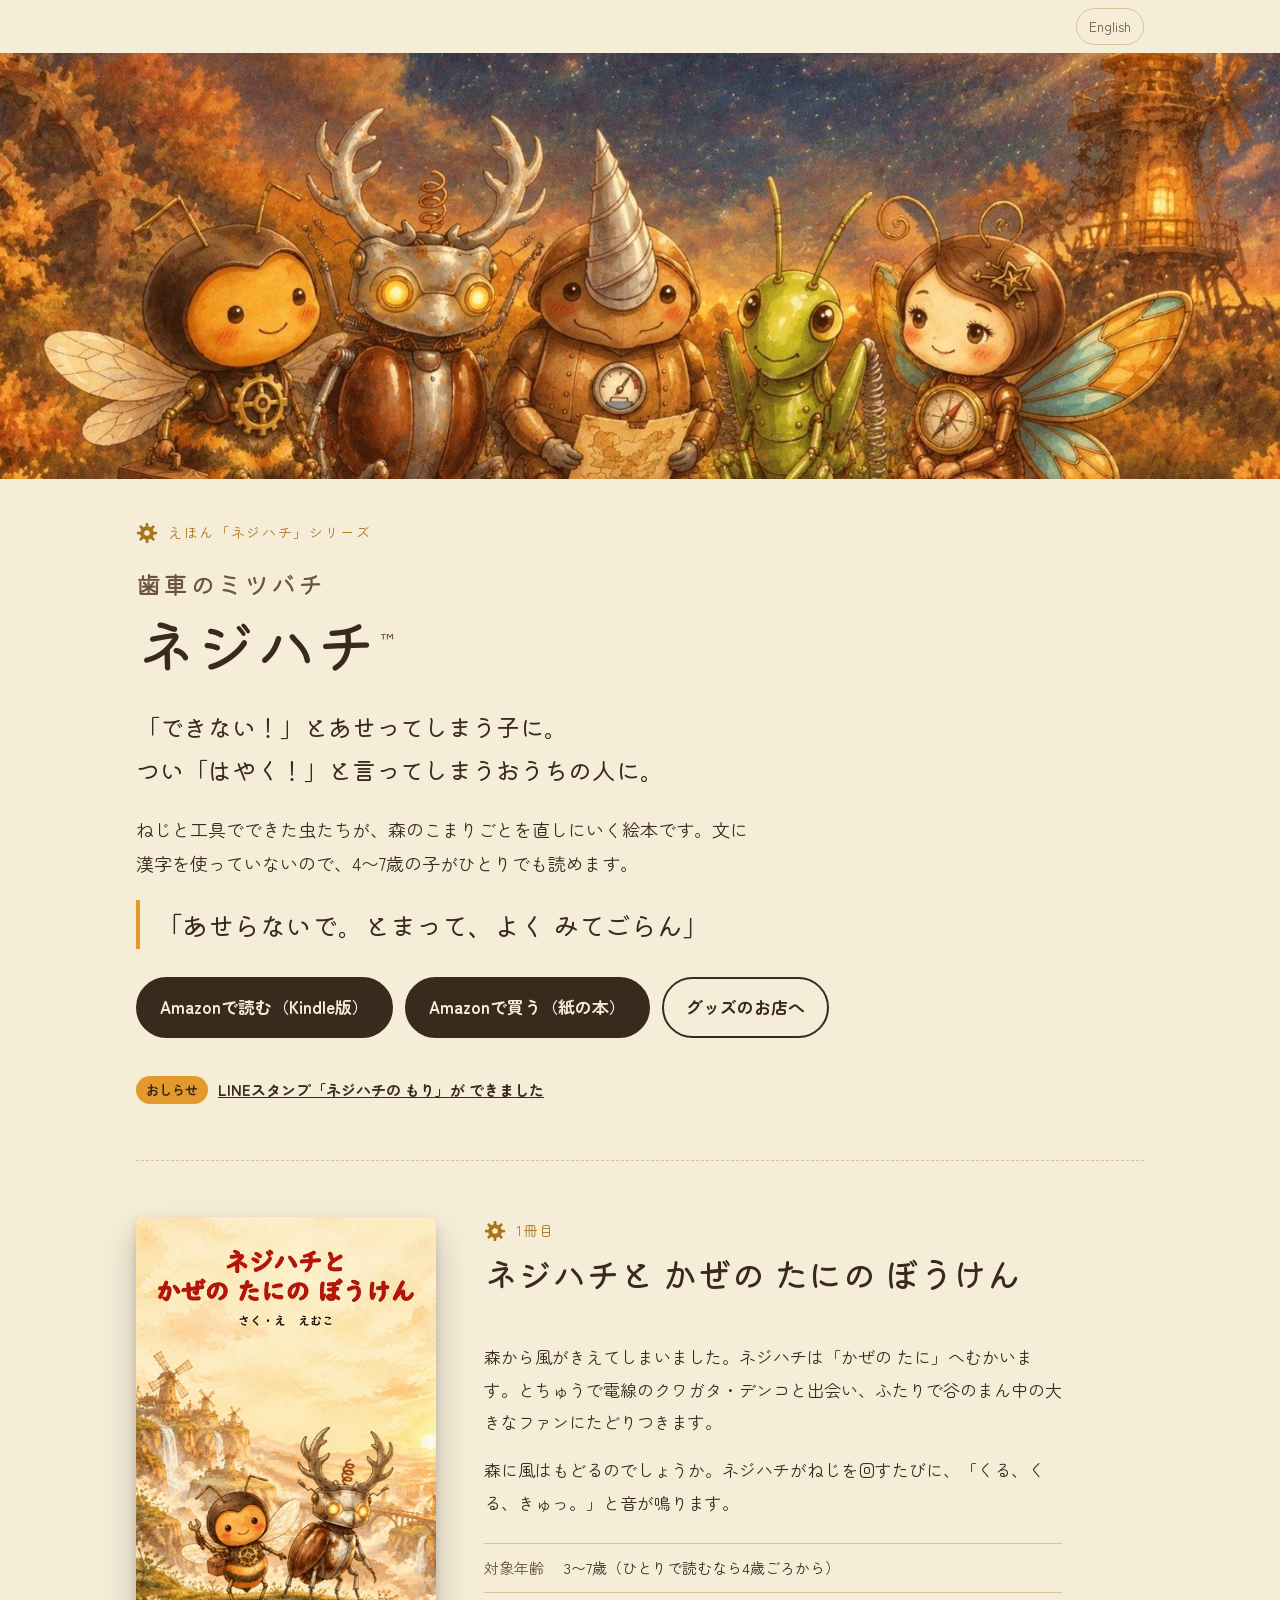
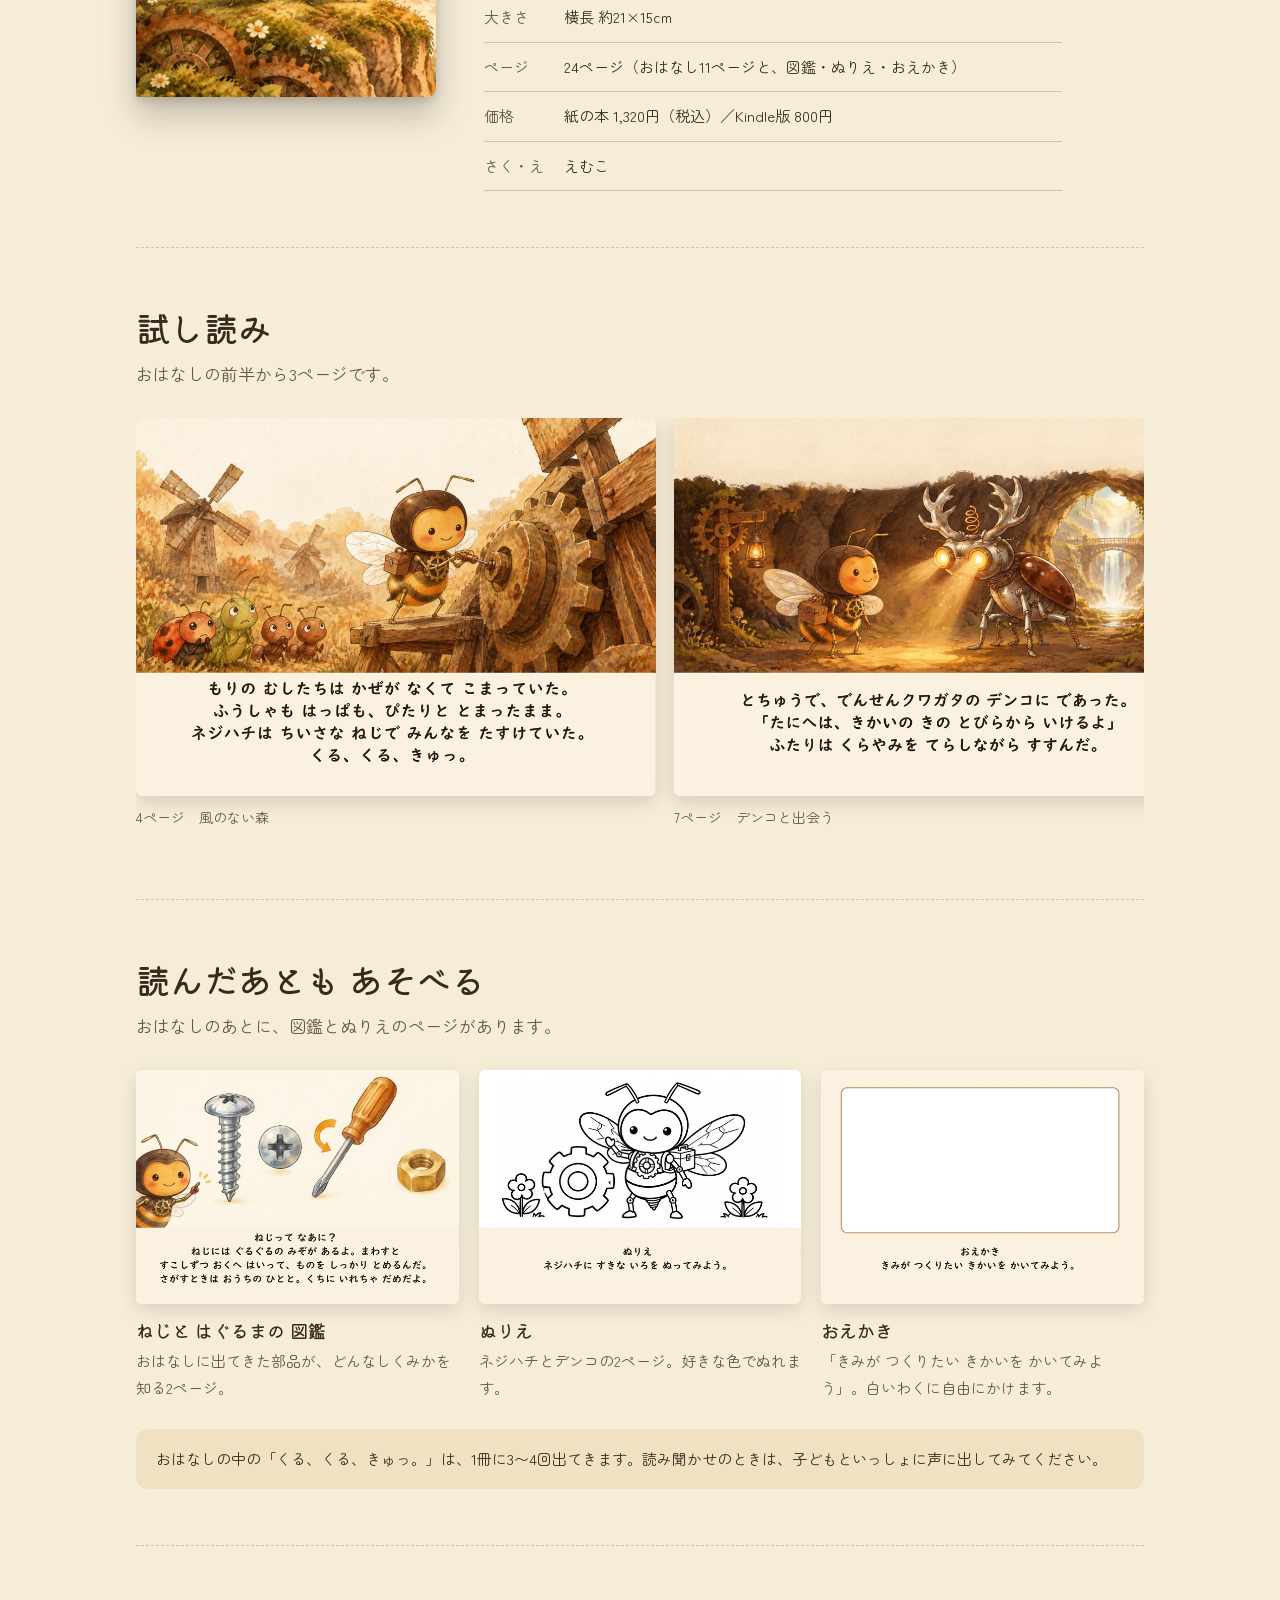
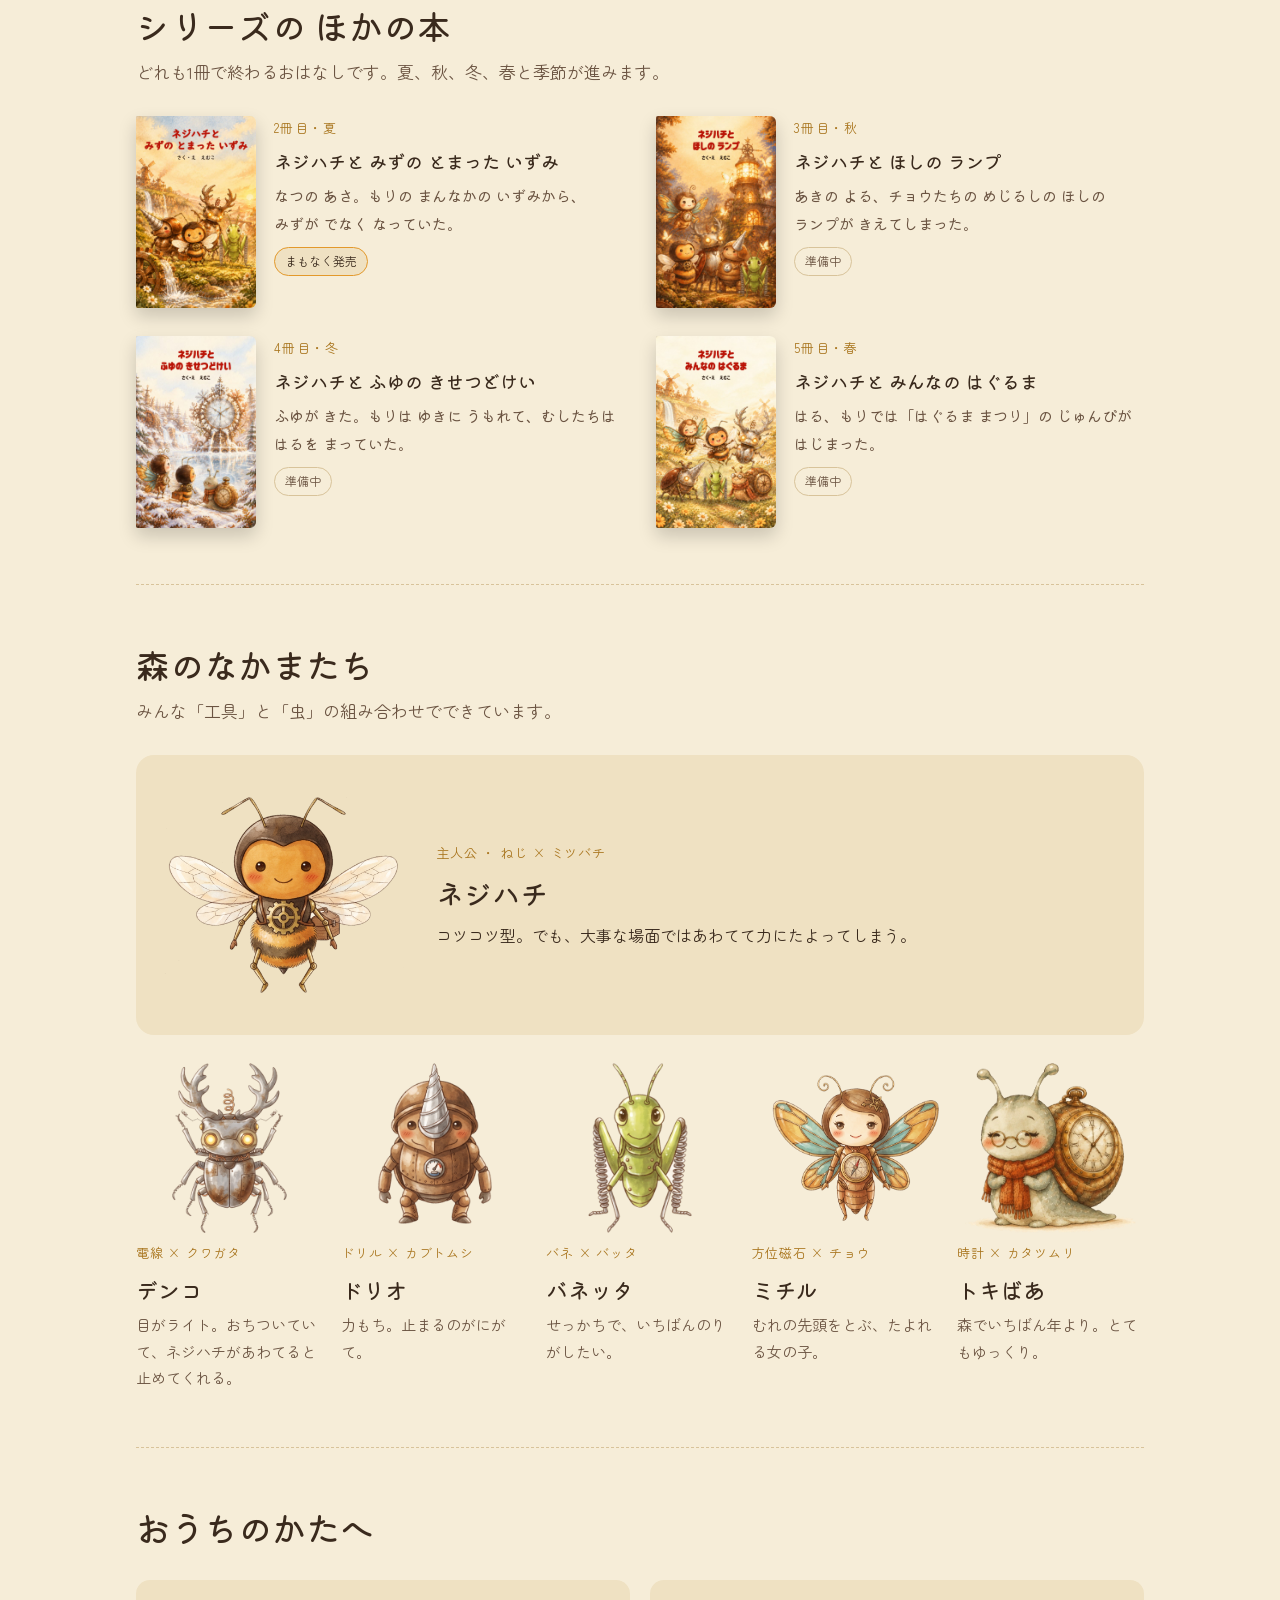
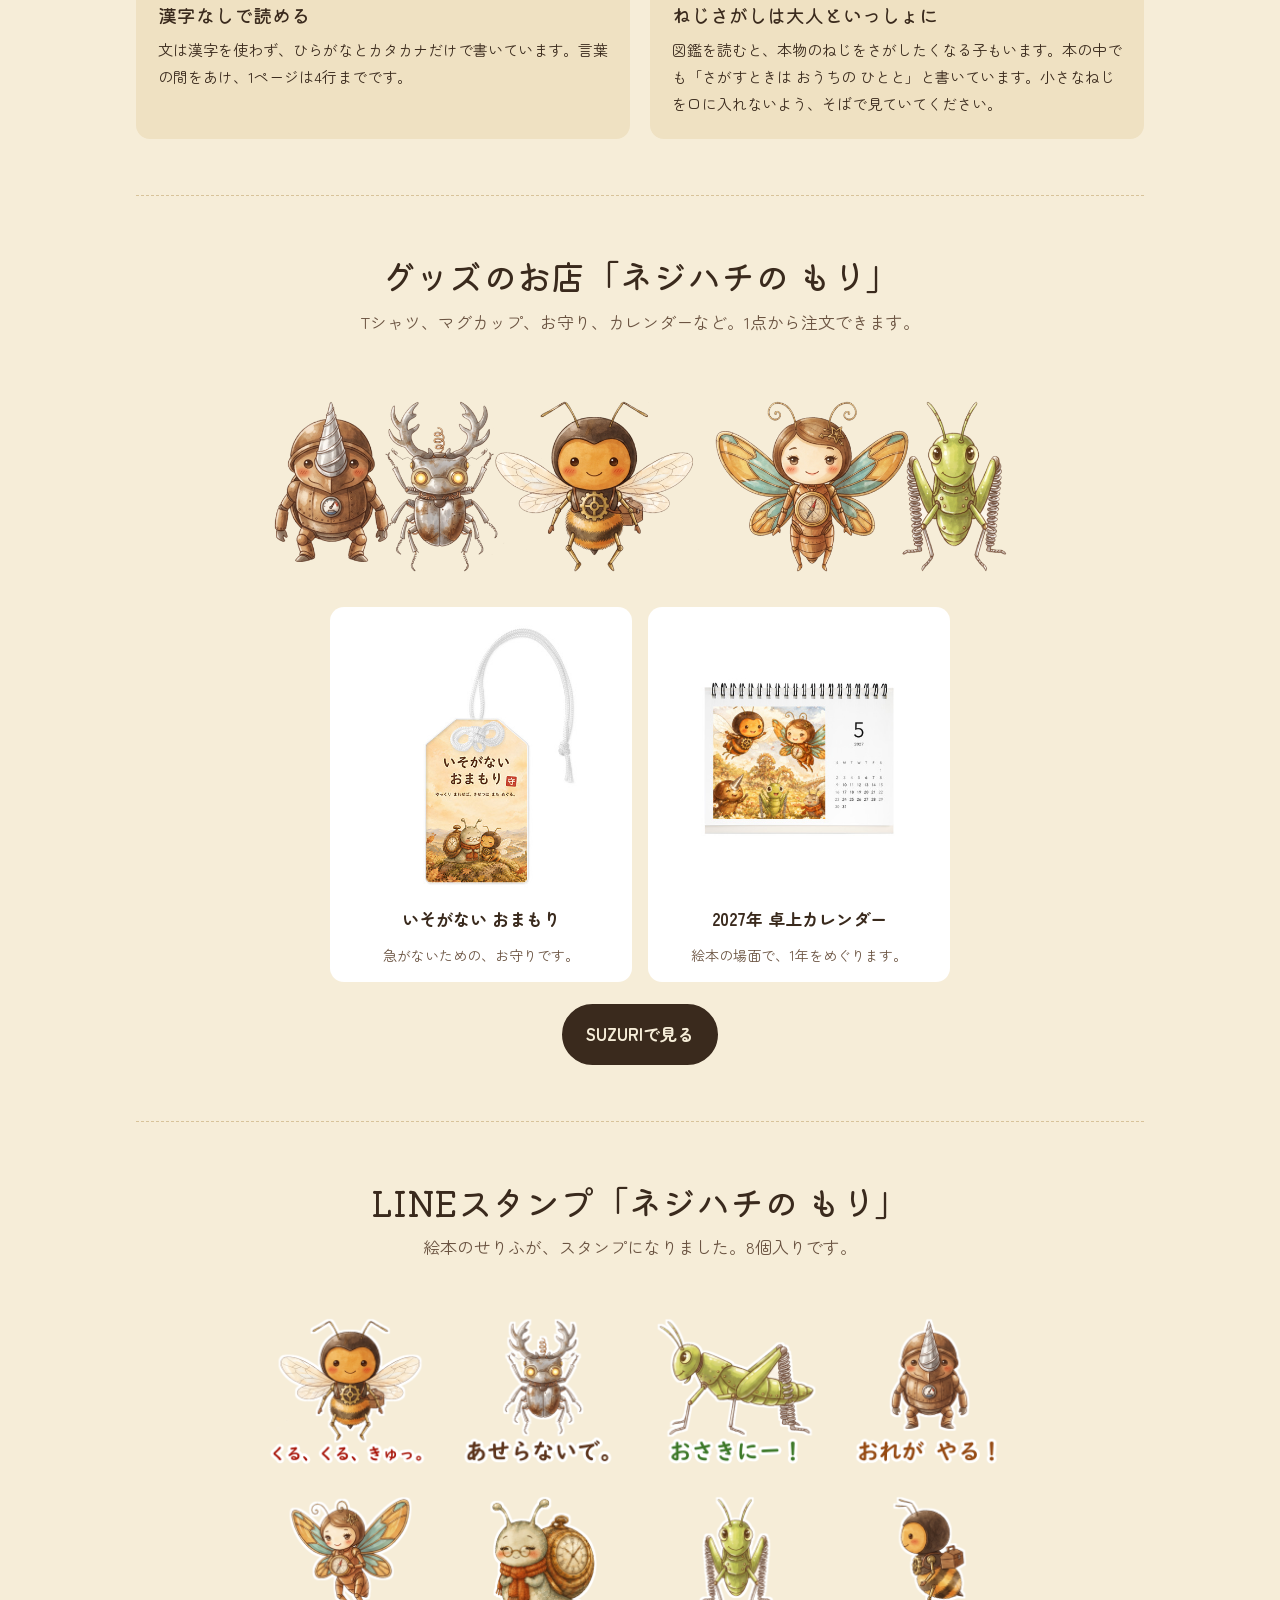
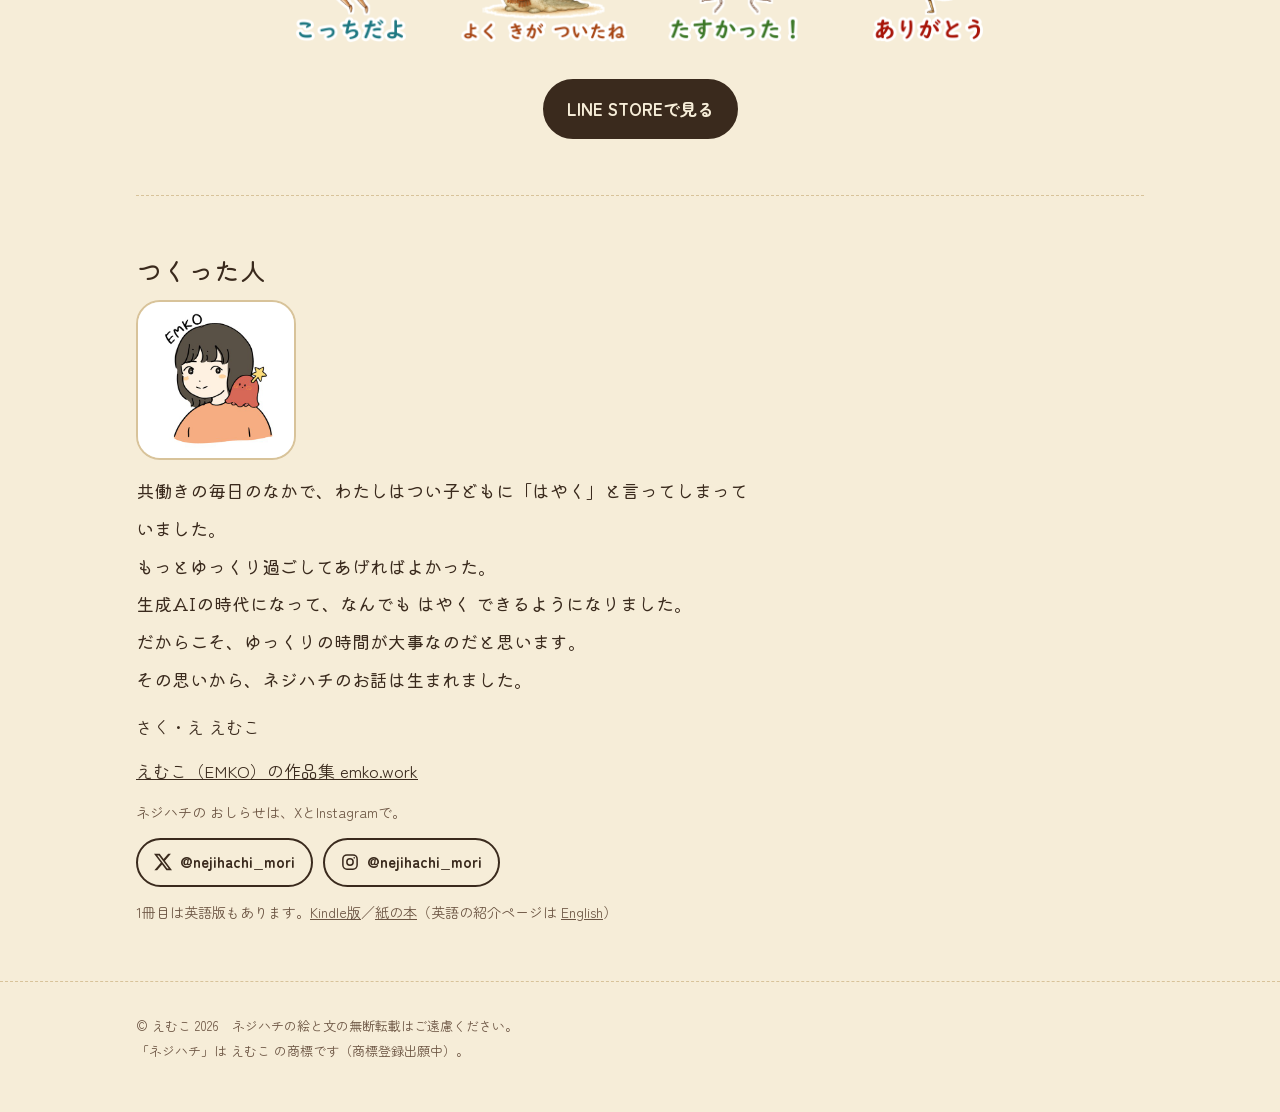
<file: index.html>
<!doctype html>
<html lang="ja">
<head>
<meta charset="utf-8">
<meta name="viewport" content="width=device-width, initial-scale=1, viewport-fit=cover">
<title>ネジハチの もり</title>
<meta name="description" content="歯車のミツバチ「ネジハチ」の絵本シリーズ（えむこ）と、キャラクターグッズの紹介ページです。">
<meta property="og:type" content="website">
<meta property="og:title" content="ネジハチの もり">
<meta property="og:description" content="歯車のミツバチ「ネジハチ」の絵本シリーズと、キャラクターグッズの紹介ページです。">
<meta property="og:image" content="https://emko.work/nejihachi/img/hero.jpg">
<meta property="og:url" content="https://emko.work/nejihachi/">
<meta name="twitter:card" content="summary_large_image">
<link rel="alternate" hreflang="ja" href="https://emko.work/nejihachi/">
<link rel="alternate" hreflang="en" href="https://emko.work/nejihachi/en/">
<style>*,*::before,*::after{box-sizing:border-box}body{margin:0}img{max-width:100%}[hidden]{display:none!important}</style>
<link rel="preconnect" href="https://fonts.googleapis.com">
<link rel="preconnect" href="https://fonts.gstatic.com" crossorigin>
<link rel="stylesheet" href="https://fonts.googleapis.com/css2?family=Kiwi+Maru:wght@400;500&family=Zen+Maru+Gothic:wght@400;500;700&display=swap">
<link rel="stylesheet" href="style.css?v=2026-11-25">

<!-- アクセス数を数える Cloudflare Web Analytics（Cookie を使わない）。emko.work と同じ token -->
<script defer src="https://static.cloudflareinsights.com/beacon.min.js" data-cf-beacon='{"token": "f9a81733e07648fbbc20e7ecc58258c7"}'></script>
</head>
<body>
<svg width="0" height="0" style="position:absolute" aria-hidden="true">
  <symbol id="gear" viewBox="0 0 24 24">
    <g fill="currentColor">
      <rect x="10.5" y="1" width="3" height="5" rx="1"/>
      <rect x="10.5" y="1" width="3" height="5" rx="1" transform="rotate(45 12 12)"/>
      <rect x="10.5" y="1" width="3" height="5" rx="1" transform="rotate(90 12 12)"/>
      <rect x="10.5" y="1" width="3" height="5" rx="1" transform="rotate(135 12 12)"/>
      <rect x="10.5" y="1" width="3" height="5" rx="1" transform="rotate(180 12 12)"/>
      <rect x="10.5" y="1" width="3" height="5" rx="1" transform="rotate(225 12 12)"/>
      <rect x="10.5" y="1" width="3" height="5" rx="1" transform="rotate(270 12 12)"/>
      <rect x="10.5" y="1" width="3" height="5" rx="1" transform="rotate(315 12 12)"/>
      <circle cx="12" cy="12" r="7.5"/>
    </g>
    <circle cx="12" cy="12" r="3" fill="var(--paper)"/>
  </symbol>
</svg>

<nav class="langbar wrap" aria-label="ことば"><a href="en/" hreflang="en" lang="en">English</a></nav>

<img class="hero-img" src="img/hero.jpg" alt="ネジハチ、デンコ、ドリオ、バネッタ、ミチルが、ならんで よぞらを みあげている絵">

<main class="wrap">
  <header class="hero">
    <div class="kicker"><svg class="gear spin"><use href="#gear"/></svg>えほん「ネジハチ」シリーズ</div>
    <h1><small>歯車のミツバチ</small>ネジハチ<sup class="tm">™</sup></h1>
    <p class="for">「できない！」とあせってしまう子に。<br>つい「はやく！」と言ってしまうおうちの人に。</p>
    <p class="lead">ねじと工具でできた虫たちが、森のこまりごとを直しにいく絵本です。文に漢字を使っていないので、4〜7歳の子がひとりでも読めます。</p>
    <p class="quote">「あせらないで。とまって、よく みてごらん」</p>
    <div class="btns">
      <a class="btn primary" href="https://www.amazon.co.jp/dp/B0HPMBTQRJ" target="_blank" rel="noopener">Amazonで読む（Kindle版）</a>
      <a class="btn primary" href="https://www.amazon.co.jp/dp/B0HPNN215L" target="_blank" rel="noopener">Amazonで買う（紙の本）</a>
      <a class="btn" href="https://suzuri.jp/nejihachi" target="_blank" rel="noopener">グッズのお店へ</a>
    </div>
    <p class="news"><span>おしらせ</span><a href="#line">LINEスタンプ「ネジハチの もり」が できました</a></p>
  </header>

  <section id="story">
    <div class="story">
      <figure class="bookshot">
        <img class="book1" src="img/book1.jpg" alt="『ネジハチと かぜの たにの ぼうけん』の表紙">
      </figure>
      <div class="story-text">
        <div class="sec-head">
          <span class="kicker"><svg class="gear"><use href="#gear"/></svg>1冊目</span>
          <h2>ネジハチと かぜの たにの ぼうけん</h2>
        </div>
        <p>森から風がきえてしまいました。ネジハチは「かぜの たに」へむかいます。とちゅうで電線のクワガタ・デンコと出会い、ふたりで谷のまん中の大きなファンにたどりつきます。</p>
        <p>森に風はもどるのでしょうか。ネジハチがねじを回すたびに、「くる、くる、きゅっ。」と音が鳴ります。</p>
        <dl class="spec">
          <dt>対象年齢</dt><dd>3〜7歳（ひとりで読むなら4歳ごろから）</dd>
          <dt>大きさ</dt><dd>横長 約21×15cm</dd>
          <dt>ページ</dt><dd>24ページ（おはなし11ページと、図鑑・ぬりえ・おえかき）</dd>
          <dt>価格</dt><dd>紙の本 1,320円（税込）／Kindle版 800円</dd>
          <dt>さく・え</dt><dd>えむこ</dd>
        </dl>
      </div>
    </div>
  </section>

  <section id="sample">
    <div class="sec-head">
      <h2>試し読み</h2>
      <p>おはなしの前半から3ページです。</p>
    </div>
    <div class="samples" tabindex="0" aria-label="試し読みのページ">
      <figure><img src="img/sample04.jpg" alt="4ページ。風がなくて こまっている森の虫たちを、ネジハチが ねじで たすけている"><figcaption>4ページ　風のない森</figcaption></figure>
      <figure><img src="img/sample07.jpg" alt="7ページ。でんせんクワガタの デンコと であう"><figcaption>7ページ　デンコと出会う</figcaption></figure>
      <figure><img src="img/sample09.jpg" alt="9ページ。たにの まんなかの 大きな ファン"><figcaption>9ページ　大きなファン</figcaption></figure>
    </div>
  </section>

  <section id="play">
    <div class="sec-head">
      <h2>読んだあとも あそべる</h2>
      <p>おはなしのあとに、図鑑とぬりえのページがあります。</p>
    </div>
    <div class="plays">
      <figure><img src="img/zukan.jpg" alt="図鑑のページ。ねじ、ドライバー、ナットの絵と「ねじって なあに？」の文"><figcaption><strong>ねじと はぐるまの 図鑑</strong>おはなしに出てきた部品が、どんなしくみかを知る2ページ。</figcaption></figure>
      <figure><img src="img/nurie.jpg" alt="ぬりえのページ。ネジハチの線画"><figcaption><strong>ぬりえ</strong>ネジハチとデンコの2ページ。好きな色でぬれます。</figcaption></figure>
      <figure><img src="img/oekaki.jpg" alt="おえかきのページ。白いわくに「きみが つくりたい きかいを かいてみよう」"><figcaption><strong>おえかき</strong>「きみが つくりたい きかいを かいてみよう」。白いわくに自由にかけます。</figcaption></figure>
    </div>
    <p class="kurukuru-note">おはなしの中の「くる、くる、きゅっ。」は、1冊に3〜4回出てきます。読み聞かせのときは、子どもといっしょに声に出してみてください。</p>
  </section>

  <section id="series">
    <div class="sec-head">
      <h2>シリーズの ほかの本</h2>
      <p>どれも1冊で終わるおはなしです。夏、秋、冬、春と季節が進みます。</p>
    </div>
    <div class="next">
      <article class="nextbook">
        <img src="img/book2.jpg" alt="『ネジハチと みずの とまった いずみ』の表紙">
        <div>
          <span class="no">2冊目・夏</span>
          <h3>ネジハチと みずの とまった いずみ</h3>
          <p class="tease">なつの あさ。もりの まんなかの いずみから、みずが でなく なっていた。</p>
          <span class="tag on-sale">まもなく発売</span>
        </div>
      </article>
      <article class="nextbook">
        <img src="img/book3.jpg" alt="3冊目の表紙">
        <div>
          <span class="no">3冊目・秋</span>
          <h3>ネジハチと ほしの ランプ</h3>
          <p class="tease">あきの よる、チョウたちの めじるしの ほしの ランプが きえてしまった。</p>
          <span class="tag">準備中</span>
        </div>
      </article>
      <article class="nextbook">
        <img src="img/book4.jpg" alt="4冊目の表紙">
        <div>
          <span class="no">4冊目・冬</span>
          <h3>ネジハチと ふゆの きせつどけい</h3>
          <p class="tease">ふゆが きた。もりは ゆきに うもれて、むしたちは はるを まっていた。</p>
          <span class="tag">準備中</span>
        </div>
      </article>
      <article class="nextbook">
        <img src="img/book5.jpg" alt="5冊目の表紙">
        <div>
          <span class="no">5冊目・春</span>
          <h3>ネジハチと みんなの はぐるま</h3>
          <p class="tease">はる、もりでは「はぐるま まつり」の じゅんびが はじまった。</p>
          <span class="tag">準備中</span>
        </div>
      </article>
    </div>
  </section>

  <section id="friends">
    <div class="sec-head">
      <h2>森のなかまたち</h2>
      <p>みんな「工具」と「虫」の組み合わせでできています。</p>
    </div>
    <div class="friends">
      <article class="friend main-char">
        <img src="img/nejihachi.png" alt="ネジハチ">
        <span class="mix">主人公 ・ ねじ × ミツバチ</span>
        <h3>ネジハチ</h3>
        <p>コツコツ型。でも、大事な場面ではあわてて力にたよってしまう。</p>
      </article>
      <article class="friend">
        <img src="img/denko.png" alt="デンコ">
        <span class="mix">電線 × クワガタ</span>
        <h3>デンコ</h3>
        <p>目がライト。おちついていて、ネジハチがあわてると止めてくれる。</p>
      </article>
      <article class="friend">
        <img src="img/dorio.png" alt="ドリオ">
        <span class="mix">ドリル × カブトムシ</span>
        <h3>ドリオ</h3>
        <p>力もち。止まるのがにがて。</p>
      </article>
      <article class="friend">
        <img src="img/banetta.png" alt="バネッタ">
        <span class="mix">バネ × バッタ</span>
        <h3>バネッタ</h3>
        <p>せっかちで、いちばんのりがしたい。</p>
      </article>
      <article class="friend">
        <img src="img/michiru.png" alt="ミチル">
        <span class="mix">方位磁石 × チョウ</span>
        <h3>ミチル</h3>
        <p>むれの先頭をとぶ、たよれる女の子。</p>
      </article>
      <article class="friend">
        <img src="img/tokiba.png" alt="トキばあ">
        <span class="mix">時計 × カタツムリ</span>
        <h3>トキばあ</h3>
        <p>森でいちばん年より。とてもゆっくり。</p>
      </article>
    </div>
  </section>

  <section id="readaloud">
    <div class="sec-head">
      <h2>おうちのかたへ</h2>
    </div>
    <div class="points">
      <div class="point">
        <h3>漢字なしで読める</h3>
        <p>文は漢字を使わず、ひらがなとカタカナだけで書いています。言葉の間をあけ、1ページは4行までです。</p>
      </div>
      <div class="point">
        <h3>ねじさがしは大人といっしょに</h3>
        <p>図鑑を読むと、本物のねじをさがしたくなる子もいます。本の中でも「さがすときは おうちの ひとと」と書いています。小さなねじを口に入れないよう、そばで見ていてください。</p>
      </div>
    </div>
  </section>

  <section id="goods">
    <div class="goods">
      <div class="sec-head">
        <h2>グッズのお店「ネジハチの もり」</h2>
        <p>Tシャツ、マグカップ、お守り、カレンダーなど。1点から注文できます。</p>
      </div>
      <img src="img/goods.png" alt="ドリオ、デンコ、ネジハチ、ミチル、バネッタが 一列に ならんだ グッズの 絵">
      <ul class="new-goods">
        <li>
          <a href="https://suzuri.jp/nejihachi/21328910/acrylic-omamori/free/clear" target="_blank" rel="noopener">
            <img src="img/goods-omamori.jpg" width="500" height="500" loading="lazy" alt="「いそがない おまもり」と書かれた、ネジハチとトキばあの アクリルお守り">
            <span class="name">いそがない おまもり</span>
          </a>
          <p>急がないための、お守りです。</p>
        </li>
        <li>
          <a href="https://suzuri.jp/nejihachi/21328792/desk-calendar/2027/white" target="_blank" rel="noopener">
            <img src="img/goods-calendar.jpg" width="500" height="500" loading="lazy" alt="ネジハチと なかまたちの 絵が入った 2027年の 卓上カレンダー">
            <span class="name">2027年 卓上カレンダー</span>
          </a>
          <p>絵本の場面で、1年をめぐります。</p>
        </li>
      </ul>
      <a class="btn primary" href="https://suzuri.jp/nejihachi" target="_blank" rel="noopener">SUZURIで見る</a>
    </div>
  </section>

  <section id="line">
    <div class="line-stamp">
      <div class="sec-head">
        <h2>LINEスタンプ「ネジハチの もり」</h2>
        <p>絵本のせりふが、スタンプになりました。8個入りです。</p>
      </div>
      <ul class="stamps">
        <li><img src="img/line-01.png" width="370" height="320" loading="lazy" alt="ネジハチ「くる、くる、きゅっ。」"></li>
        <li><img src="img/line-02.png" width="370" height="320" loading="lazy" alt="デンコ「あせらないで。」"></li>
        <li><img src="img/line-03.png" width="370" height="320" loading="lazy" alt="バネッタ「おさきにー！」"></li>
        <li><img src="img/line-04.png" width="370" height="320" loading="lazy" alt="ドリオ「おれが やる！」"></li>
        <li><img src="img/line-05.png" width="370" height="320" loading="lazy" alt="ミチル「こっちだよ」"></li>
        <li><img src="img/line-06.png" width="370" height="320" loading="lazy" alt="トキばあ「よく きが ついたね」"></li>
        <li><img src="img/line-07.png" width="370" height="320" loading="lazy" alt="バネッタ「たすかった！」"></li>
        <li><img src="img/line-08.png" width="370" height="320" loading="lazy" alt="ネジハチ「ありがとう」"></li>
      </ul>
      <a class="btn primary" href="https://store.line.me/stickershop/product/37888417/ja" target="_blank" rel="noopener">LINE STOREで見る</a>
    </div>
  </section>

  <section id="maker">
    <div class="maker">
      <h2>つくった人</h2>
      <img class="avatar" src="img/emko.jpg" width="160" height="160" loading="lazy" alt="えむこの にがおえ。肩に 赤い キャラクターが のっている">
      <p class="why">共働きの毎日のなかで、わたしはつい子どもに「はやく」と言ってしまっていました。<br>もっとゆっくり過ごしてあげればよかった。<br>生成AIの時代になって、なんでも はやく できるようになりました。<br>だからこそ、ゆっくりの時間が大事なのだと思います。<br>その思いから、ネジハチのお話は生まれました。</p>
      <p>さく・え えむこ</p>
      <p><a href="https://emko.work/" target="_blank" rel="noopener">えむこ（EMKO）の作品集 emko.work</a></p>
      <p class="note">ネジハチの おしらせは、XとInstagramで。</p>
      <ul class="sns">
        <li><a href="https://x.com/nejihachi_mori" target="_blank" rel="noopener" aria-label="ネジハチのX（@nejihachi_mori）"><svg viewBox="0 0 24 24" width="18" height="18" aria-hidden="true"><path fill="currentColor" d="M18.9 1.15h3.68l-8.04 9.19L24 22.85h-7.41l-5.8-7.58-6.64 7.58H.47l8.6-9.83L0 1.15h7.59l5.24 6.93ZM17.61 20.64h2.04L6.49 3.24H4.3Z"/></svg><span>@nejihachi_mori</span></a></li>
        <li><a href="https://www.instagram.com/nejihachi_mori/" target="_blank" rel="noopener" aria-label="ネジハチのInstagram（@nejihachi_mori）"><svg viewBox="0 0 24 24" width="18" height="18" aria-hidden="true" fill="none" stroke="currentColor" stroke-width="2"><rect x="2.5" y="2.5" width="19" height="19" rx="5.5"/><circle cx="12" cy="12" r="4.2"/><circle cx="17.6" cy="6.4" r="1.1" fill="currentColor" stroke="none"/></svg><span>@nejihachi_mori</span></a></li>
      </ul>
      <p class="note">1冊目は英語版もあります。<a href="https://www.amazon.co.jp/dp/B0HPVG5Z5R" target="_blank" rel="noopener">Kindle版</a>／<a href="https://www.amazon.co.jp/dp/B0HPVH3V6D" target="_blank" rel="noopener">紙の本</a>（英語の紹介ページは <a href="en/" hreflang="en" lang="en">English</a>）</p>
    </div>
  </section>
</main>

<footer>
  <div class="wrap">© えむこ 2026　ネジハチの絵と文の無断転載はご遠慮ください。<br>「ネジハチ」は えむこ の商標です（商標登録出願中）。</div>
</footer>

</body>
</html>
</file>
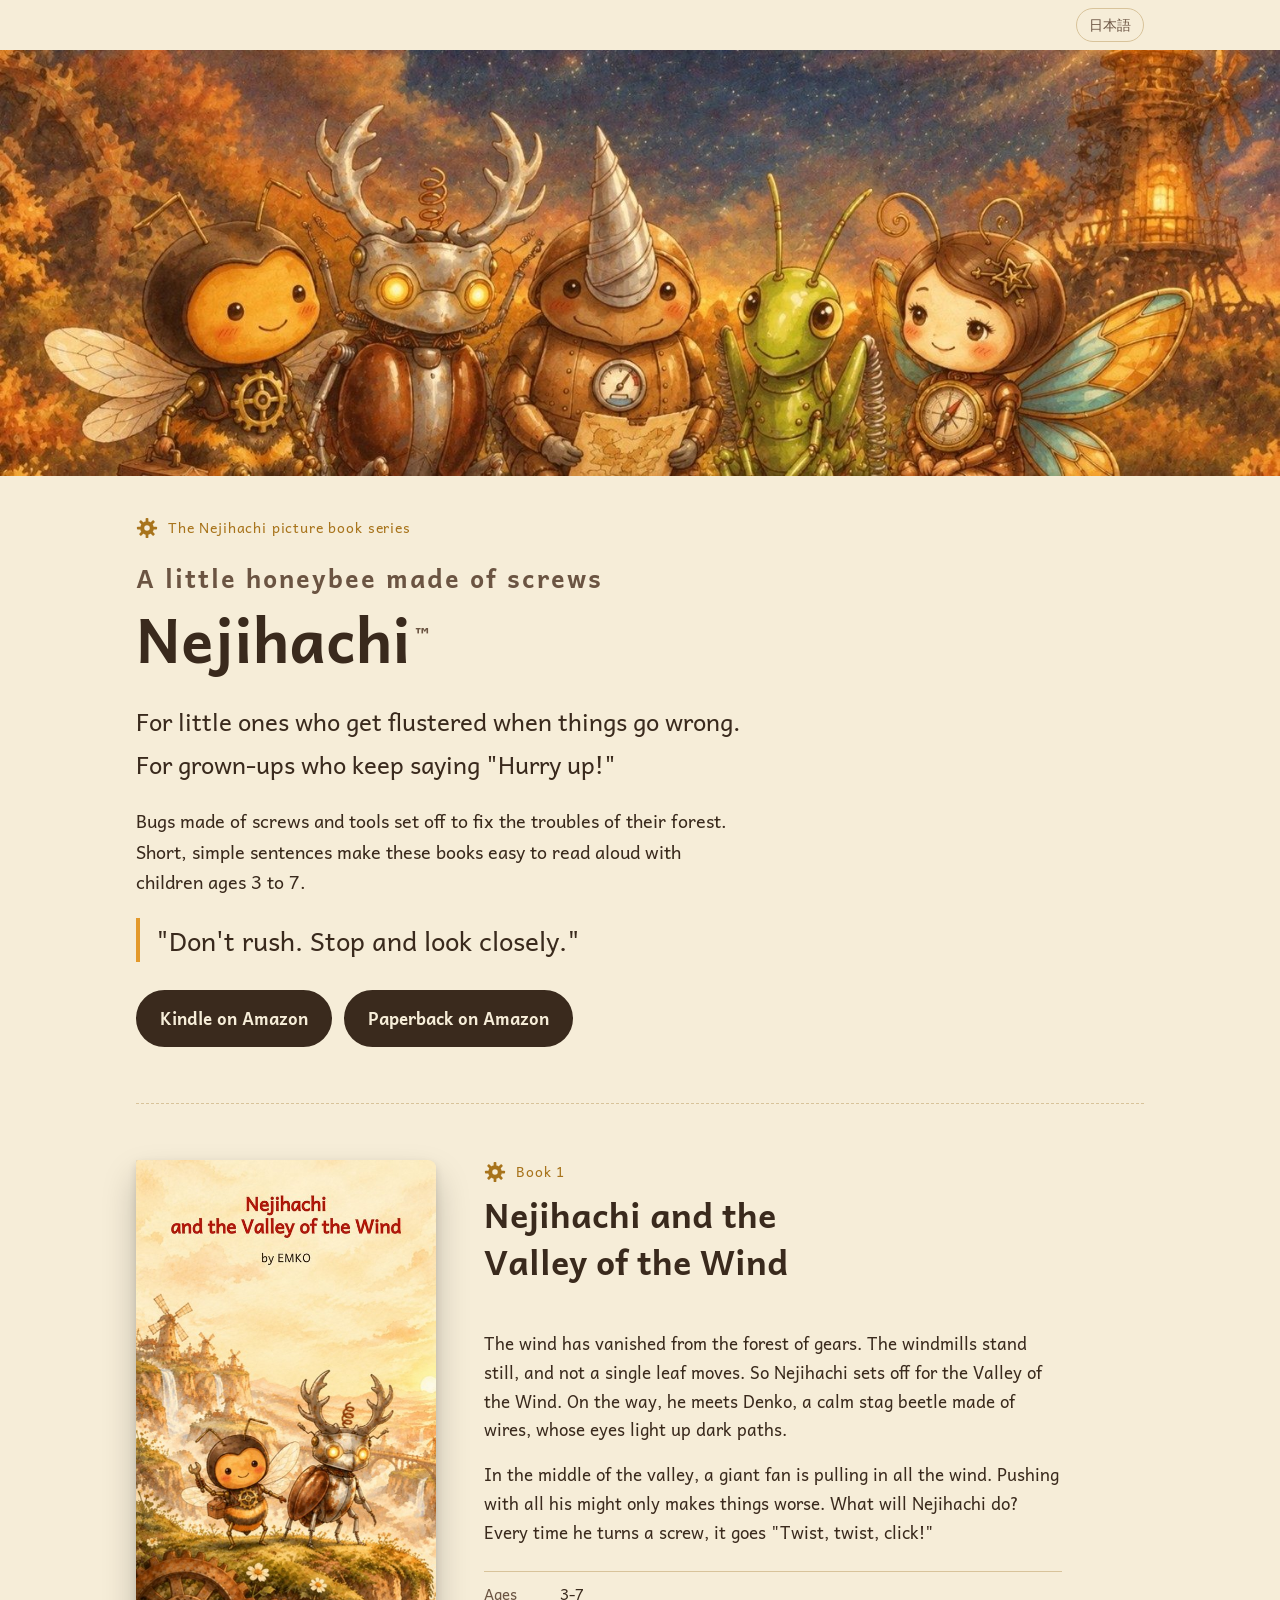
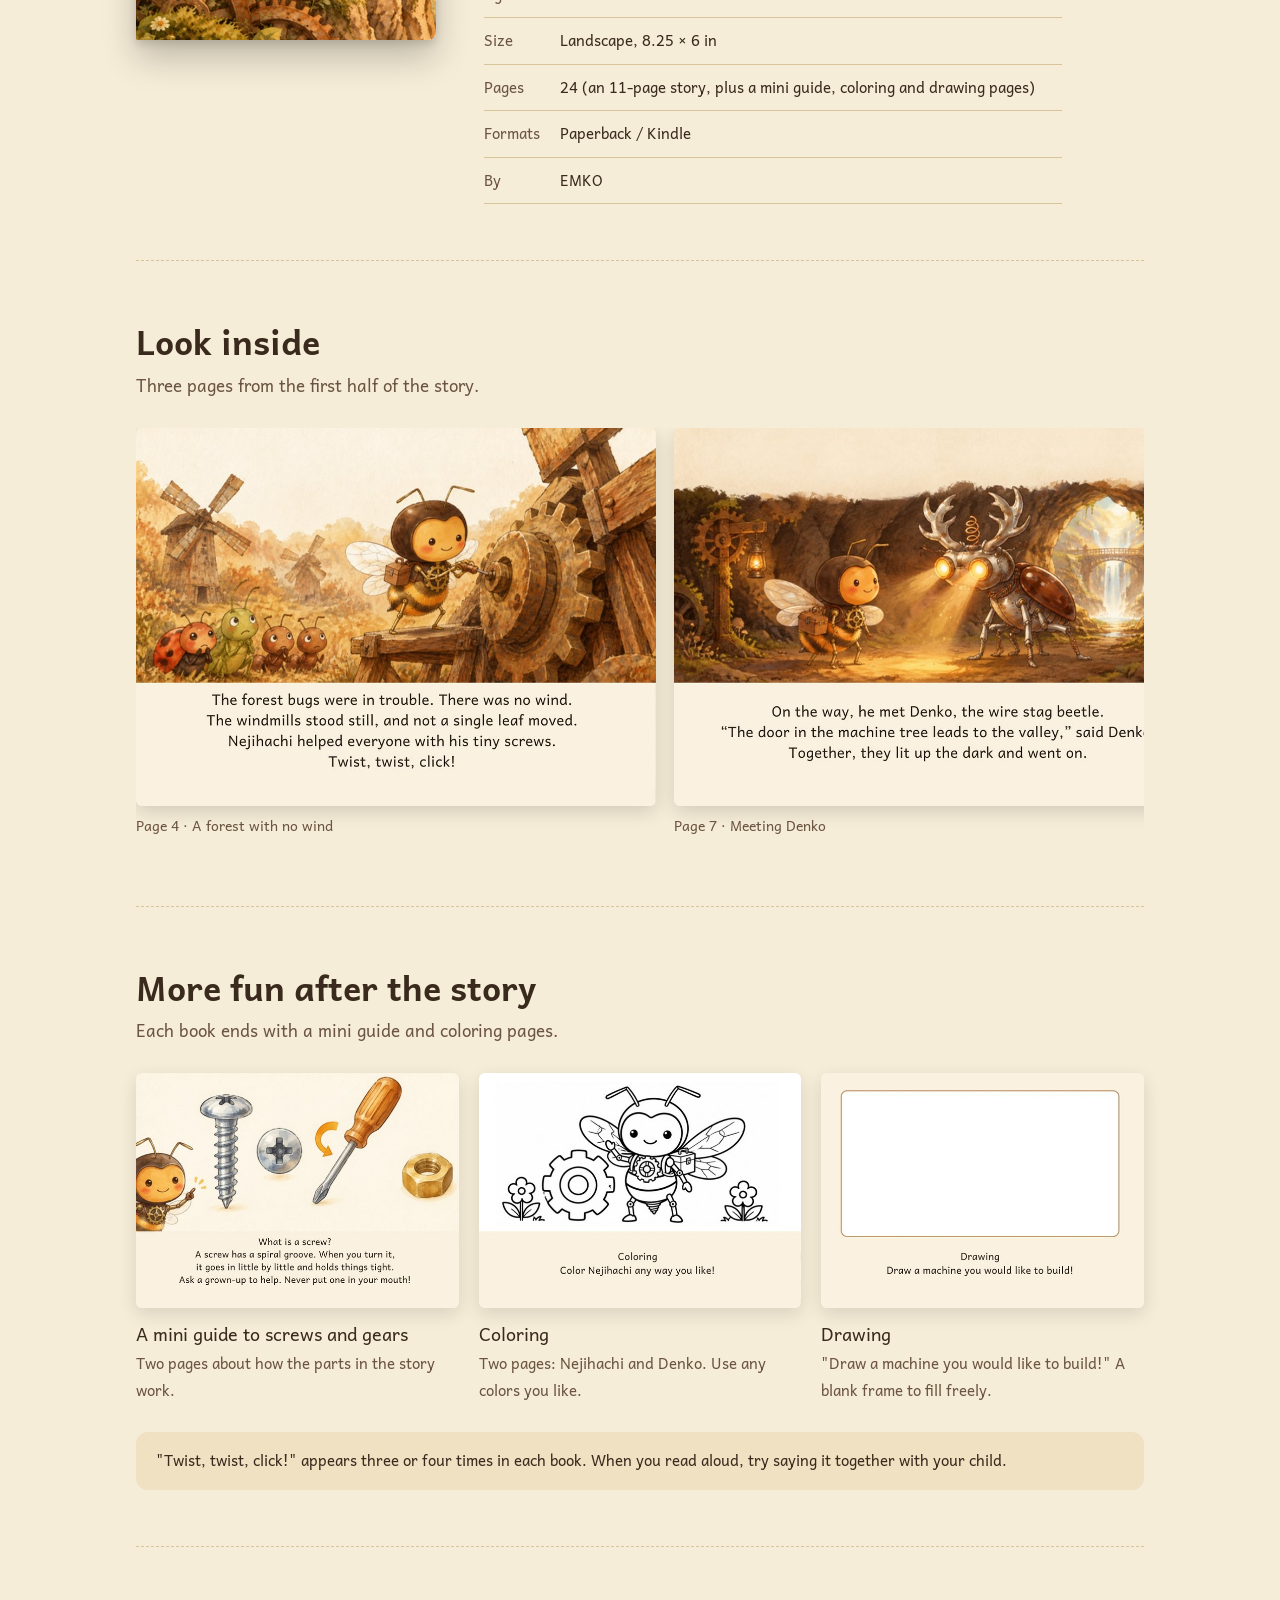
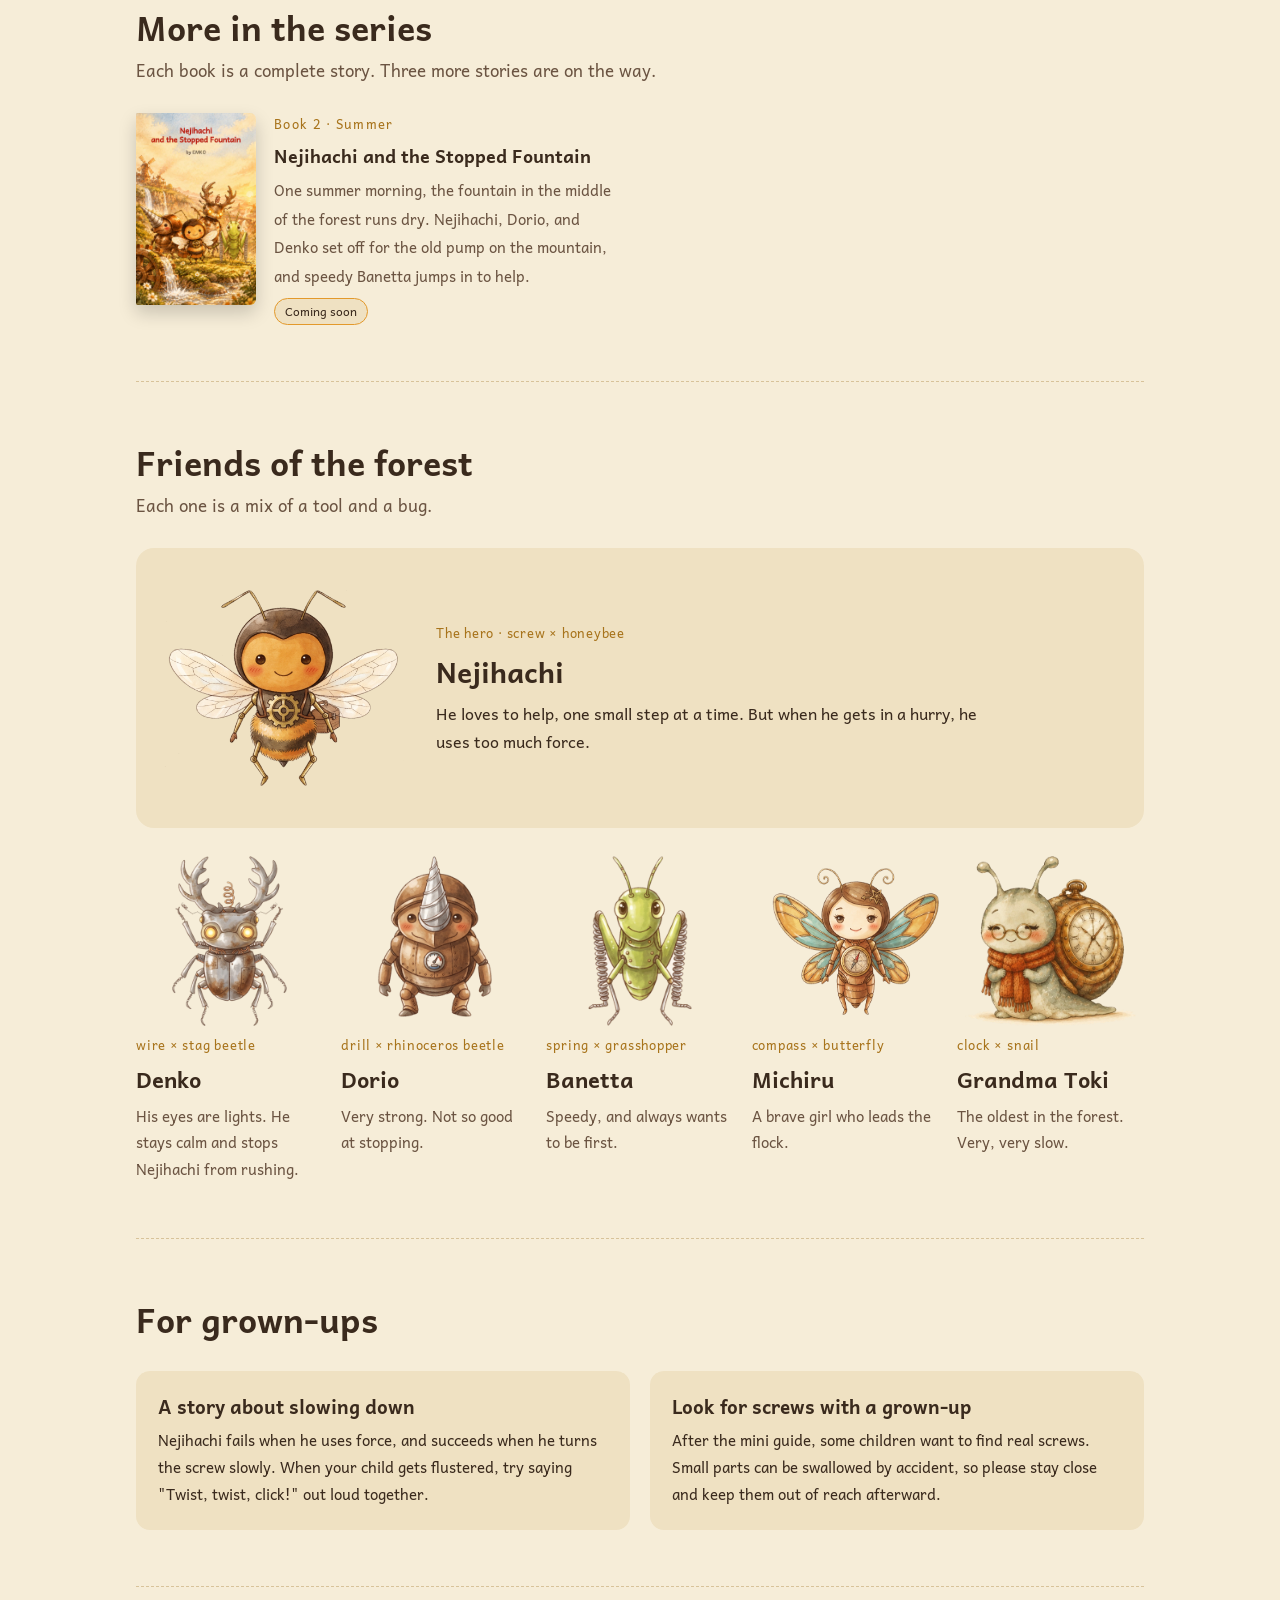
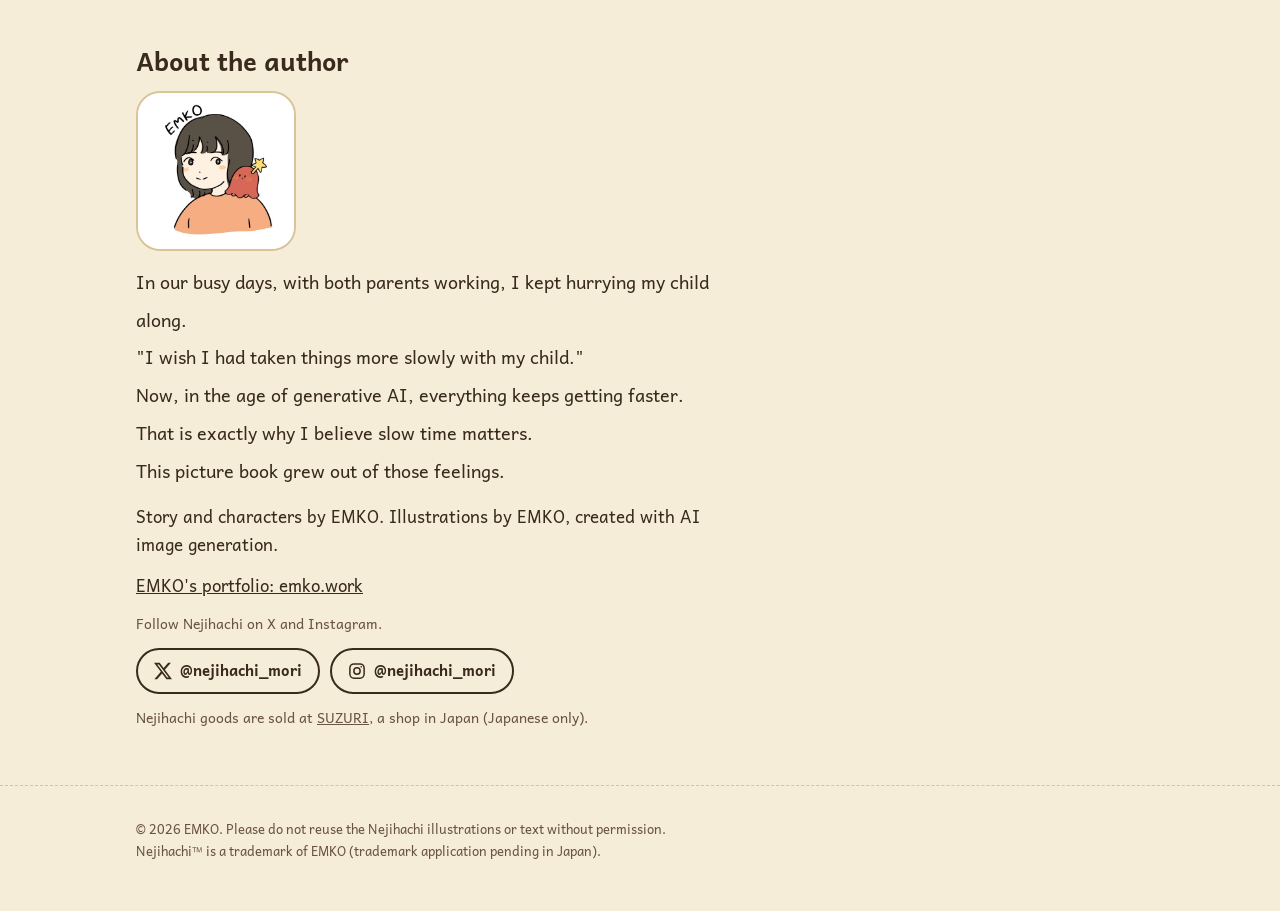
<file: en/index.html>
<!doctype html>
<html lang="en">
<head>
<meta charset="utf-8">
<meta name="viewport" content="width=device-width, initial-scale=1, viewport-fit=cover">
<title>Nejihachi's Forest</title>
<meta name="description" content="Nejihachi, a little honeybee made of screws. A gentle picture book series by EMKO for children ages 3-7.">
<meta property="og:type" content="website">
<meta property="og:title" content="Nejihachi's Forest">
<meta property="og:description" content="Nejihachi, a little honeybee made of screws. A gentle picture book series by EMKO for children ages 3-7.">
<meta property="og:image" content="https://emko.work/nejihachi/img/hero.jpg">
<meta property="og:url" content="https://emko.work/nejihachi/en/">
<meta name="twitter:card" content="summary_large_image">
<link rel="alternate" hreflang="ja" href="https://emko.work/nejihachi/">
<link rel="alternate" hreflang="en" href="https://emko.work/nejihachi/en/">
<style>*,*::before,*::after{box-sizing:border-box}body{margin:0}img{max-width:100%}[hidden]{display:none!important}</style>
<link rel="preconnect" href="https://fonts.googleapis.com">
<link rel="preconnect" href="https://fonts.gstatic.com" crossorigin>
<link rel="stylesheet" href="https://fonts.googleapis.com/css2?family=Andika:wght@400;700&display=swap">
<link rel="stylesheet" href="../style.css?v=2026-11-25">
<style>
/* 英語版の絵本と同じ Andika にそろえる。色と並びは日本語のページと共通 */
:root { --font-display: "Andika", "Trebuchet MS", sans-serif; --font-body: "Andika", "Trebuchet MS", sans-serif; }
body { line-height: 1.7; }
h1, h2, h3 { font-weight: 700; }
.kicker { letter-spacing: .06em; }
</style>
<!-- アクセス数を数える Cloudflare Web Analytics（Cookie を使わない）。emko.work と同じ token -->
<script defer src="https://static.cloudflareinsights.com/beacon.min.js" data-cf-beacon='{"token": "f9a81733e07648fbbc20e7ecc58258c7"}'></script>
</head>
<body>
<svg width="0" height="0" style="position:absolute" aria-hidden="true">
  <symbol id="gear" viewBox="0 0 24 24">
    <g fill="currentColor">
      <rect x="10.5" y="1" width="3" height="5" rx="1"/>
      <rect x="10.5" y="1" width="3" height="5" rx="1" transform="rotate(45 12 12)"/>
      <rect x="10.5" y="1" width="3" height="5" rx="1" transform="rotate(90 12 12)"/>
      <rect x="10.5" y="1" width="3" height="5" rx="1" transform="rotate(135 12 12)"/>
      <rect x="10.5" y="1" width="3" height="5" rx="1" transform="rotate(180 12 12)"/>
      <rect x="10.5" y="1" width="3" height="5" rx="1" transform="rotate(225 12 12)"/>
      <rect x="10.5" y="1" width="3" height="5" rx="1" transform="rotate(270 12 12)"/>
      <rect x="10.5" y="1" width="3" height="5" rx="1" transform="rotate(315 12 12)"/>
      <circle cx="12" cy="12" r="7.5"/>
    </g>
    <circle cx="12" cy="12" r="3" fill="var(--paper)"/>
  </symbol>
</svg>

<nav class="langbar wrap" aria-label="Language"><a href="../" hreflang="ja" lang="ja">日本語</a></nav>

<img class="hero-img" src="../img/hero.jpg" alt="Nejihachi, Denko, Dorio, Banetta, and Michiru looking up at the night sky together">

<main class="wrap">
  <header class="hero">
    <div class="kicker"><svg class="gear spin"><use href="#gear"/></svg>The Nejihachi picture book series</div>
    <h1><small>A little honeybee made of screws</small>Nejihachi<sup class="tm">™</sup></h1>
    <p class="for">For little ones who get flustered when things go wrong.<br>For grown-ups who keep saying "Hurry up!"</p>
    <p class="lead">Bugs made of screws and tools set off to fix the troubles of their forest. Short, simple sentences make these books easy to read aloud with children ages 3 to 7.</p>
    <p class="quote">"Don't rush. Stop and look closely."</p>
    <div class="btns">
      <a class="btn primary" href="https://www.amazon.com/dp/B0HPVG5Z5R" target="_blank" rel="noopener">Kindle on Amazon</a>
      <a class="btn primary" href="https://www.amazon.com/dp/B0HPVH3V6D" target="_blank" rel="noopener">Paperback on Amazon</a>
    </div>
  </header>

  <section id="story">
    <div class="story">
      <figure class="bookshot">
        <img class="book1" src="img/book1.jpg" alt="Cover of Nejihachi and the Valley of the Wind">
      </figure>
      <div class="story-text">
        <div class="sec-head">
          <span class="kicker"><svg class="gear"><use href="#gear"/></svg>Book 1</span>
          <h2>Nejihachi and the Valley of the Wind</h2>
        </div>
        <p>The wind has vanished from the forest of gears. The windmills stand still, and not a single leaf moves. So Nejihachi sets off for the Valley of the Wind. On the way, he meets Denko, a calm stag beetle made of wires, whose eyes light up dark paths.</p>
        <p>In the middle of the valley, a giant fan is pulling in all the wind. Pushing with all his might only makes things worse. What will Nejihachi do? Every time he turns a screw, it goes "Twist, twist, click!"</p>
        <dl class="spec">
          <dt>Ages</dt><dd>3-7</dd>
          <dt>Size</dt><dd>Landscape, 8.25 × 6 in</dd>
          <dt>Pages</dt><dd>24 (an 11-page story, plus a mini guide, coloring and drawing pages)</dd>
          <dt>Formats</dt><dd>Paperback / Kindle</dd>
          <dt>By</dt><dd>EMKO</dd>
        </dl>
      </div>
    </div>
  </section>

  <section id="sample">
    <div class="sec-head">
      <h2>Look inside</h2>
      <p>Three pages from the first half of the story.</p>
    </div>
    <div class="samples" tabindex="0" aria-label="Sample pages">
      <figure><img src="img/sample04.jpg" alt="Page 4. The forest bugs are in trouble because there is no wind, and Nejihachi helps them with his tiny screws."><figcaption>Page 4 · A forest with no wind</figcaption></figure>
      <figure><img src="img/sample07.jpg" alt="Page 7. Nejihachi meets Denko, the wire stag beetle."><figcaption>Page 7 · Meeting Denko</figcaption></figure>
      <figure><img src="img/sample09.jpg" alt="Page 9. A big fan spinning in the middle of the whirlwind."><figcaption>Page 9 · The big fan</figcaption></figure>
    </div>
  </section>

  <section id="play">
    <div class="sec-head">
      <h2>More fun after the story</h2>
      <p>Each book ends with a mini guide and coloring pages.</p>
    </div>
    <div class="plays">
      <figure><img src="img/zukan.jpg" alt="Mini guide page with a screw, a screwdriver, and a nut, titled What is a screw?"><figcaption><strong>A mini guide to screws and gears</strong>Two pages about how the parts in the story work.</figcaption></figure>
      <figure><img src="img/nurie.jpg" alt="Coloring page with a line drawing of Nejihachi"><figcaption><strong>Coloring</strong>Two pages: Nejihachi and Denko. Use any colors you like.</figcaption></figure>
      <figure><img src="img/oekaki.jpg" alt="Drawing page with a blank frame: Draw a machine you would like to build!"><figcaption><strong>Drawing</strong>"Draw a machine you would like to build!" A blank frame to fill freely.</figcaption></figure>
    </div>
    <p class="kurukuru-note">"Twist, twist, click!" appears three or four times in each book. When you read aloud, try saying it together with your child.</p>
  </section>

  <section id="series">
    <div class="sec-head">
      <h2>More in the series</h2>
      <p>Each book is a complete story. Three more stories are on the way.</p>
    </div>
    <div class="next">
      <article class="nextbook">
        <img src="img/book2.jpg" alt="Cover of Nejihachi and the Stopped Fountain">
        <div>
          <span class="no">Book 2 · Summer</span>
          <h3>Nejihachi and the Stopped Fountain</h3>
          <p class="tease">One summer morning, the fountain in the middle of the forest runs dry. Nejihachi, Dorio, and Denko set off for the old pump on the mountain, and speedy Banetta jumps in to help.</p>
          <span class="tag on-sale">Coming soon</span>
        </div>
      </article>
    </div>
  </section>

  <section id="friends">
    <div class="sec-head">
      <h2>Friends of the forest</h2>
      <p>Each one is a mix of a tool and a bug.</p>
    </div>
    <div class="friends">
      <article class="friend main-char">
        <img src="../img/nejihachi.png" alt="Nejihachi">
        <span class="mix">The hero · screw × honeybee</span>
        <h3>Nejihachi</h3>
        <p>He loves to help, one small step at a time. But when he gets in a hurry, he uses too much force.</p>
      </article>
      <article class="friend">
        <img src="../img/denko.png" alt="Denko">
        <span class="mix">wire × stag beetle</span>
        <h3>Denko</h3>
        <p>His eyes are lights. He stays calm and stops Nejihachi from rushing.</p>
      </article>
      <article class="friend">
        <img src="../img/dorio.png" alt="Dorio">
        <span class="mix">drill × rhinoceros beetle</span>
        <h3>Dorio</h3>
        <p>Very strong. Not so good at stopping.</p>
      </article>
      <article class="friend">
        <img src="../img/banetta.png" alt="Banetta">
        <span class="mix">spring × grasshopper</span>
        <h3>Banetta</h3>
        <p>Speedy, and always wants to be first.</p>
      </article>
      <article class="friend">
        <img src="../img/michiru.png" alt="Michiru">
        <span class="mix">compass × butterfly</span>
        <h3>Michiru</h3>
        <p>A brave girl who leads the flock.</p>
      </article>
      <article class="friend">
        <img src="../img/tokiba.png" alt="Grandma Toki">
        <span class="mix">clock × snail</span>
        <h3>Grandma Toki</h3>
        <p>The oldest in the forest. Very, very slow.</p>
      </article>
    </div>
  </section>

  <section id="readaloud">
    <div class="sec-head">
      <h2>For grown-ups</h2>
    </div>
    <div class="points">
      <div class="point">
        <h3>A story about slowing down</h3>
        <p>Nejihachi fails when he uses force, and succeeds when he turns the screw slowly. When your child gets flustered, try saying "Twist, twist, click!" out loud together.</p>
      </div>
      <div class="point">
        <h3>Look for screws with a grown-up</h3>
        <p>After the mini guide, some children want to find real screws. Small parts can be swallowed by accident, so please stay close and keep them out of reach afterward.</p>
      </div>
    </div>
  </section>

  <section id="maker">
    <div class="maker">
      <h2>About the author</h2>
      <img class="avatar" src="../img/emko.jpg" width="160" height="160" loading="lazy" alt="Drawing of EMKO with a small red character on the shoulder">
      <p class="why">In our busy days, with both parents working, I kept hurrying my child along.<br>"I wish I had taken things more slowly with my child."<br>Now, in the age of generative AI, everything keeps getting faster.<br>That is exactly why I believe slow time matters.<br>This picture book grew out of those feelings.</p>
      <p>Story and characters by EMKO. Illustrations by EMKO, created with AI image generation.</p>
      <p><a href="https://emko.work/" target="_blank" rel="noopener">EMKO's portfolio: emko.work</a></p>
      <p class="note">Follow Nejihachi on X and Instagram.</p>
      <ul class="sns">
        <li><a href="https://x.com/nejihachi_mori" target="_blank" rel="noopener" aria-label="Nejihachi on X (@nejihachi_mori)"><svg viewBox="0 0 24 24" width="18" height="18" aria-hidden="true"><path fill="currentColor" d="M18.9 1.15h3.68l-8.04 9.19L24 22.85h-7.41l-5.8-7.58-6.64 7.58H.47l8.6-9.83L0 1.15h7.59l5.24 6.93ZM17.61 20.64h2.04L6.49 3.24H4.3Z"/></svg><span>@nejihachi_mori</span></a></li>
        <li><a href="https://www.instagram.com/nejihachi_mori/" target="_blank" rel="noopener" aria-label="Nejihachi on Instagram (@nejihachi_mori)"><svg viewBox="0 0 24 24" width="18" height="18" aria-hidden="true" fill="none" stroke="currentColor" stroke-width="2"><rect x="2.5" y="2.5" width="19" height="19" rx="5.5"/><circle cx="12" cy="12" r="4.2"/><circle cx="17.6" cy="6.4" r="1.1" fill="currentColor" stroke="none"/></svg><span>@nejihachi_mori</span></a></li>
      </ul>
      <p class="note">Nejihachi goods are sold at <a href="https://suzuri.jp/nejihachi" target="_blank" rel="noopener">SUZURI</a>, a shop in Japan (Japanese only).</p>
    </div>
  </section>
</main>

<footer>
  <div class="wrap">© 2026 EMKO. Please do not reuse the Nejihachi illustrations or text without permission.<br>Nejihachi™ is a trademark of EMKO (trademark application pending in Japan).</div>
</footer>

</body>
</html>
</file>
<file: style.css>
/* Layout: 絵本の見開きのように、横長の絵の帯と、紙の上の短い文を交互に置く。歯車がゆっくり回るのが唯一の動き。 */
:root {
  --paper: #f6edd8;      /* 水彩紙 */
  --paper-2: #efe1c2;    /* 文の欄のクリーム */
  --ink: #3a2a1d;        /* セピアの線 */
  --ink-soft: #6b5442;
  --brass: #a8741c;      /* 真ちゅう */
  --honey: #e3992b;      /* ネジハチの顔 */
  --leaf: #6f9440;       /* バネッタ */
  --line: #d8c39a;
  --font-display: "Kiwi Maru", "Hiragino Maru Gothic ProN", "Yu Gothic", serif;
  --font-body: "Zen Maru Gothic", "Hiragino Maru Gothic ProN", "Yu Gothic", "Meiryo", sans-serif;
}
@media (prefers-color-scheme: dark) {
  :root:not([data-theme="light"]) {
    --paper: #1f1b24; --paper-2: #2a2430; --ink: #f2e5c9; --ink-soft: #c9b89a;
    --brass: #d9a845; --honey: #f0b04a; --leaf: #9cc463; --line: #4a3f4f; color-scheme: dark;
  }
}
:root[data-theme="dark"] {
  --paper: #1f1b24; --paper-2: #2a2430; --ink: #f2e5c9; --ink-soft: #c9b89a;
  --brass: #d9a845; --honey: #f0b04a; --leaf: #9cc463; --line: #4a3f4f; color-scheme: dark;
}

body { background: var(--paper); color: var(--ink); font-family: var(--font-body); font-size: 17px; line-height: 1.9; }
.wrap { max-width: 1040px; margin-inline: auto; padding-left: max(16px, env(safe-area-inset-left, 0px)); padding-right: max(16px, env(safe-area-inset-right, 0px)); }
h1, h2, h3 { font-family: var(--font-display); font-weight: 500; text-wrap: balance; line-height: 1.4; margin: 0; }
p { margin: 0; }
a { color: inherit; }
:focus-visible { outline: 3px solid var(--honey); outline-offset: 3px; border-radius: 6px; }

/* hero */
.hero-img { display: block; width: 100%; aspect-ratio: 3 / 1; object-fit: cover; max-width: 100%; }
.hero { padding-block: 40px 56px; display: grid; gap: 20px; }
.kicker { display: flex; align-items: center; gap: 10px; font-size: 14px; letter-spacing: .12em; color: var(--brass); }
.hero h1 { font-size: clamp(34px, 6vw, 60px); }
.hero h1 small { display: block; font-size: .42em; color: var(--ink-soft); letter-spacing: .08em; }
.hero h1 .tm { font-size: .32em; vertical-align: super; margin-left: .1em; color: var(--ink-soft); font-family: system-ui, sans-serif; }
.for { font-family: var(--font-display); font-size: clamp(19px, 2.6vw, 24px); line-height: 1.8; }
.lead { max-width: 34em; font-size: 18px; }
.quote { font-family: var(--font-display); font-size: clamp(20px, 3vw, 26px); color: var(--ink); border-left: 4px solid var(--honey); padding-left: 16px; }
.btns { display: flex; flex-wrap: wrap; gap: 12px; margin-top: 8px; }
.btn { display: inline-flex; align-items: center; gap: 8px; padding: 12px 22px; border-radius: 999px; font-weight: 700; text-decoration: none; border: 2px solid var(--ink); }
.btn.primary { background: var(--ink); color: var(--paper); }

/* gear */
.gear { width: 22px; height: 22px; flex: none; color: var(--brass); }
.gear.spin { animation: spin 12s linear infinite; }
@keyframes spin { to { transform: rotate(360deg); } }
@media (prefers-reduced-motion: reduce) { .gear.spin { animation: none; } }

section { padding-block: 56px; border-top: 1px dashed var(--line); }
.sec-head { display: grid; gap: 6px; margin-bottom: 28px; }
.sec-head h2 { font-size: clamp(26px, 4vw, 34px); }
.sec-head p { color: var(--ink-soft); }

/* story：表紙は本の形に見せ、右に情報の表 */
.story { display: grid; grid-template-columns: 300px minmax(0, 1fr); gap: 48px; align-items: start; }
.story-text { display: grid; gap: 16px; max-width: 34em; }
.kurukuru { font-family: var(--font-display); font-size: 22px; color: var(--brass); }
.bookshot { margin: 0; position: relative; justify-self: center; }
.book1 { display: block; width: 100%; max-width: 300px; border-radius: 2px 8px 8px 2px; box-shadow: inset 6px 0 8px -4px rgb(0 0 0 / .35), 0 18px 34px rgb(0 0 0 / .22), 0 4px 8px rgb(0 0 0 / .12); }
.spec { display: grid; grid-template-columns: auto minmax(0, 1fr); margin: 8px 0 0; border-top: 1px solid var(--line); font-size: 15px; font-variant-numeric: tabular-nums; }
.spec dt, .spec dd { padding: 10px 0; border-bottom: 1px solid var(--line); margin: 0; }
.spec dt { color: var(--ink-soft); padding-right: 20px; white-space: nowrap; }

/* sample：試し読み。横にすべらせて見る */
.samples { display: grid; grid-auto-flow: column; grid-auto-columns: min(78%, 520px); gap: 18px; overflow-x: auto; scroll-snap-type: x mandatory; padding-bottom: 12px; }
.samples figure { margin: 0; scroll-snap-align: start; display: grid; gap: 8px; }
.samples img { width: 100%; border-radius: 6px; box-shadow: 0 6px 18px rgb(0 0 0 / .14); }
.samples figcaption { font-size: 14px; color: var(--ink-soft); }

/* series：次の本は小さめの表紙と、本文の書き出し */
.next { display: grid; grid-template-columns: repeat(2, minmax(0, 1fr)); gap: 28px 32px; }
.nextbook { display: grid; grid-template-columns: 120px minmax(0, 1fr); gap: 18px; align-items: start; }
.nextbook img { width: 100%; border-radius: 2px 6px 6px 2px; box-shadow: inset 4px 0 6px -3px rgb(0 0 0 / .35), 0 8px 18px rgb(0 0 0 / .18); }
.nextbook > div { display: grid; gap: 8px; align-content: start; }
.nextbook h3 { font-size: 18px; }
/* 題名と書き出しはひらがなの分かち書きなので、スペースの位置で折り返す */
.nextbook h3, .tease { word-break: keep-all; overflow-wrap: anywhere; }
.tease { font-family: var(--font-display); font-size: 15px; line-height: 1.9; color: var(--ink-soft); }
.no { font-size: 13px; letter-spacing: .1em; color: var(--brass); }
.tag { justify-self: start; font-size: 12px; padding: 2px 10px; border-radius: 999px; border: 1px solid var(--line); color: var(--ink-soft); }

/* friends */
.friends { display: grid; grid-template-columns: repeat(5, minmax(0, 1fr)); gap: 28px 18px; }
.friend { display: grid; grid-template-rows: 170px auto; gap: 8px; align-content: start; }
.friend img { height: 170px; width: 100%; object-fit: contain; max-width: 100%; transition: transform .4s ease; }
.friend:hover img { transform: rotate(-4deg) translateY(-4px); }
@media (prefers-reduced-motion: reduce) { .friend img { transition: none; } .friend:hover img { transform: none; } }
.friend.main-char { grid-column: 1 / -1; grid-template-columns: 240px minmax(0, 1fr); grid-template-rows: 1fr auto auto auto 1fr; gap: 8px 32px; background: var(--paper-2); border-radius: 18px; padding: 20px 28px; }
.friend.main-char img { grid-row: 1 / -1; height: 240px; }
.friend.main-char .mix { grid-column: 2; grid-row: 2; }
.friend.main-char h3 { grid-column: 2; grid-row: 3; }
.friend.main-char p { grid-column: 2; grid-row: 4; }
.friend.main-char h3 { font-size: 28px; }
.friend.main-char p { font-size: 16px; color: var(--ink); max-width: 34em; }
.friend .mix { font-size: 13px; color: var(--brass); letter-spacing: .06em; }
.friend h3 { font-size: 22px; }
.friend p { font-size: 15px; color: var(--ink-soft); line-height: 1.75; }

/* read aloud */
.points { display: grid; grid-template-columns: repeat(2, minmax(0, 1fr)); gap: 20px; }

/* play：お話のあとのページ */
.plays { display: grid; grid-template-columns: repeat(3, minmax(0, 1fr)); gap: 20px; }
.plays figure { margin: 0; display: grid; gap: 10px; align-content: start; }
.plays img { width: 100%; border-radius: 6px; box-shadow: 0 6px 18px rgb(0 0 0 / .12); }
.plays figcaption { font-size: 15px; line-height: 1.8; color: var(--ink-soft); }
.plays strong { display: block; font-family: var(--font-display); font-weight: 500; font-size: 18px; color: var(--ink); }
.kurukuru-note { margin-top: 28px; padding: 16px 20px; border-radius: 12px; background: var(--paper-2); font-size: 15px; }
.point { background: var(--paper-2); border-radius: 14px; padding: 22px; display: grid; gap: 8px; align-content: start; }
.point h3 { font-size: 19px; }
.point p { font-size: 15px; line-height: 1.8; }

/* goods */
.goods { display: grid; gap: 22px; justify-items: center; text-align: center; }
.goods img { width: 100%; max-width: 760px; height: auto; }
.new-goods { list-style: none; padding: 0; margin: 0; width: 100%; max-width: 620px; display: grid; grid-template-columns: repeat(2, minmax(0, 1fr)); gap: 16px; }
/* カードは写真に合わせて常に白地。ダークモードでも字を濃い茶にする（明るい字だと読めない） */
.new-goods li { background: #fff; color: #3a2a1d; border-radius: 14px; padding: 14px; display: grid; gap: 6px; align-content: start; }
.new-goods a { display: grid; gap: 8px; color: inherit; text-decoration: none; }
.new-goods .name { font-size: 17px; font-weight: 700; word-break: keep-all; }
.new-goods p { font-size: 14px; color: #6b5442; }

/* おしらせ（ヒーローの下の1行） */
.news { margin-top: 18px; display: flex; flex-wrap: wrap; align-items: center; gap: 10px; font-size: 15px; }
.news span { padding: 2px 10px; border-radius: 999px; background: var(--honey); color: #3a2a1d; font-size: 13px; font-weight: 700; }
.news a { color: var(--ink); font-weight: 700; }

/* LINEスタンプ：スタンプは白いふち付きの透明PNGなので、明るい地でも暗い地でもそのまま置ける */
.line-stamp { display: grid; gap: 22px; justify-items: center; text-align: center; }
.stamps { list-style: none; padding: 0; margin: 0; width: 100%; max-width: 760px; display: grid; grid-template-columns: repeat(4, minmax(0, 1fr)); gap: 12px; }
.stamps img { width: 100%; height: auto; }
@media (max-width: 520px) { .stamps { grid-template-columns: repeat(2, minmax(0, 1fr)); } }

/* maker */
.maker { display: grid; gap: 12px; max-width: 36em; }
.avatar { width: 160px; height: auto; border-radius: 24px; border: 2px solid var(--line); background: #fff; }
.note { font-size: 14px; color: var(--ink-soft); }
.sns { display: flex; flex-wrap: wrap; gap: 10px; list-style: none; margin: 0; padding: 0; }
.sns a { display: inline-flex; align-items: center; gap: 8px; padding: 8px 16px; border-radius: 999px; border: 2px solid var(--ink); color: var(--ink); font-size: 15px; font-weight: 700; text-decoration: none; }
.sns a:hover, .sns a:focus-visible { background: var(--ink); color: var(--paper); }
.why { font-family: var(--font-display); font-size: 18px; line-height: 2.1; }
footer { padding-block: 32px 48px; border-top: 1px dashed var(--line); font-size: 13px; color: var(--ink-soft); }

@media (max-width: 860px) {
  .story { grid-template-columns: minmax(0, 1fr); gap: 28px; }
  .book1 { max-width: 240px; }
  .next { grid-template-columns: minmax(0, 1fr); }
  .friends { grid-template-columns: repeat(3, minmax(0, 1fr)); }
}
@media (max-width: 520px) {
  body { font-size: 16px; }
  .nextbook { grid-template-columns: 100px minmax(0, 1fr); }
  .friends { grid-template-columns: repeat(2, minmax(0, 1fr)); }
  .points, .plays { grid-template-columns: minmax(0, 1fr); }
  .friend.main-char { grid-template-columns: minmax(0, 1fr); grid-template-rows: auto; padding: 20px; }
  .friend.main-char img, .friend.main-char .mix, .friend.main-char h3, .friend.main-char p { grid-column: auto; grid-row: auto; }
  .friend.main-char img { height: 200px; }
  .hero-img { aspect-ratio: 2 / 1; }
}

/* langbar：日本語と英語のページを行き来するリンク。絵の帯の上に小さく置く */
.langbar { display: flex; justify-content: flex-end; padding-block: 8px; font-size: 14px; }
.langbar a { text-decoration: none; padding: 4px 12px; border: 1px solid var(--line); border-radius: 999px; color: var(--ink-soft); }
.tag.on-sale { border-color: var(--honey); color: var(--ink); background: var(--paper-2); }
</file>
